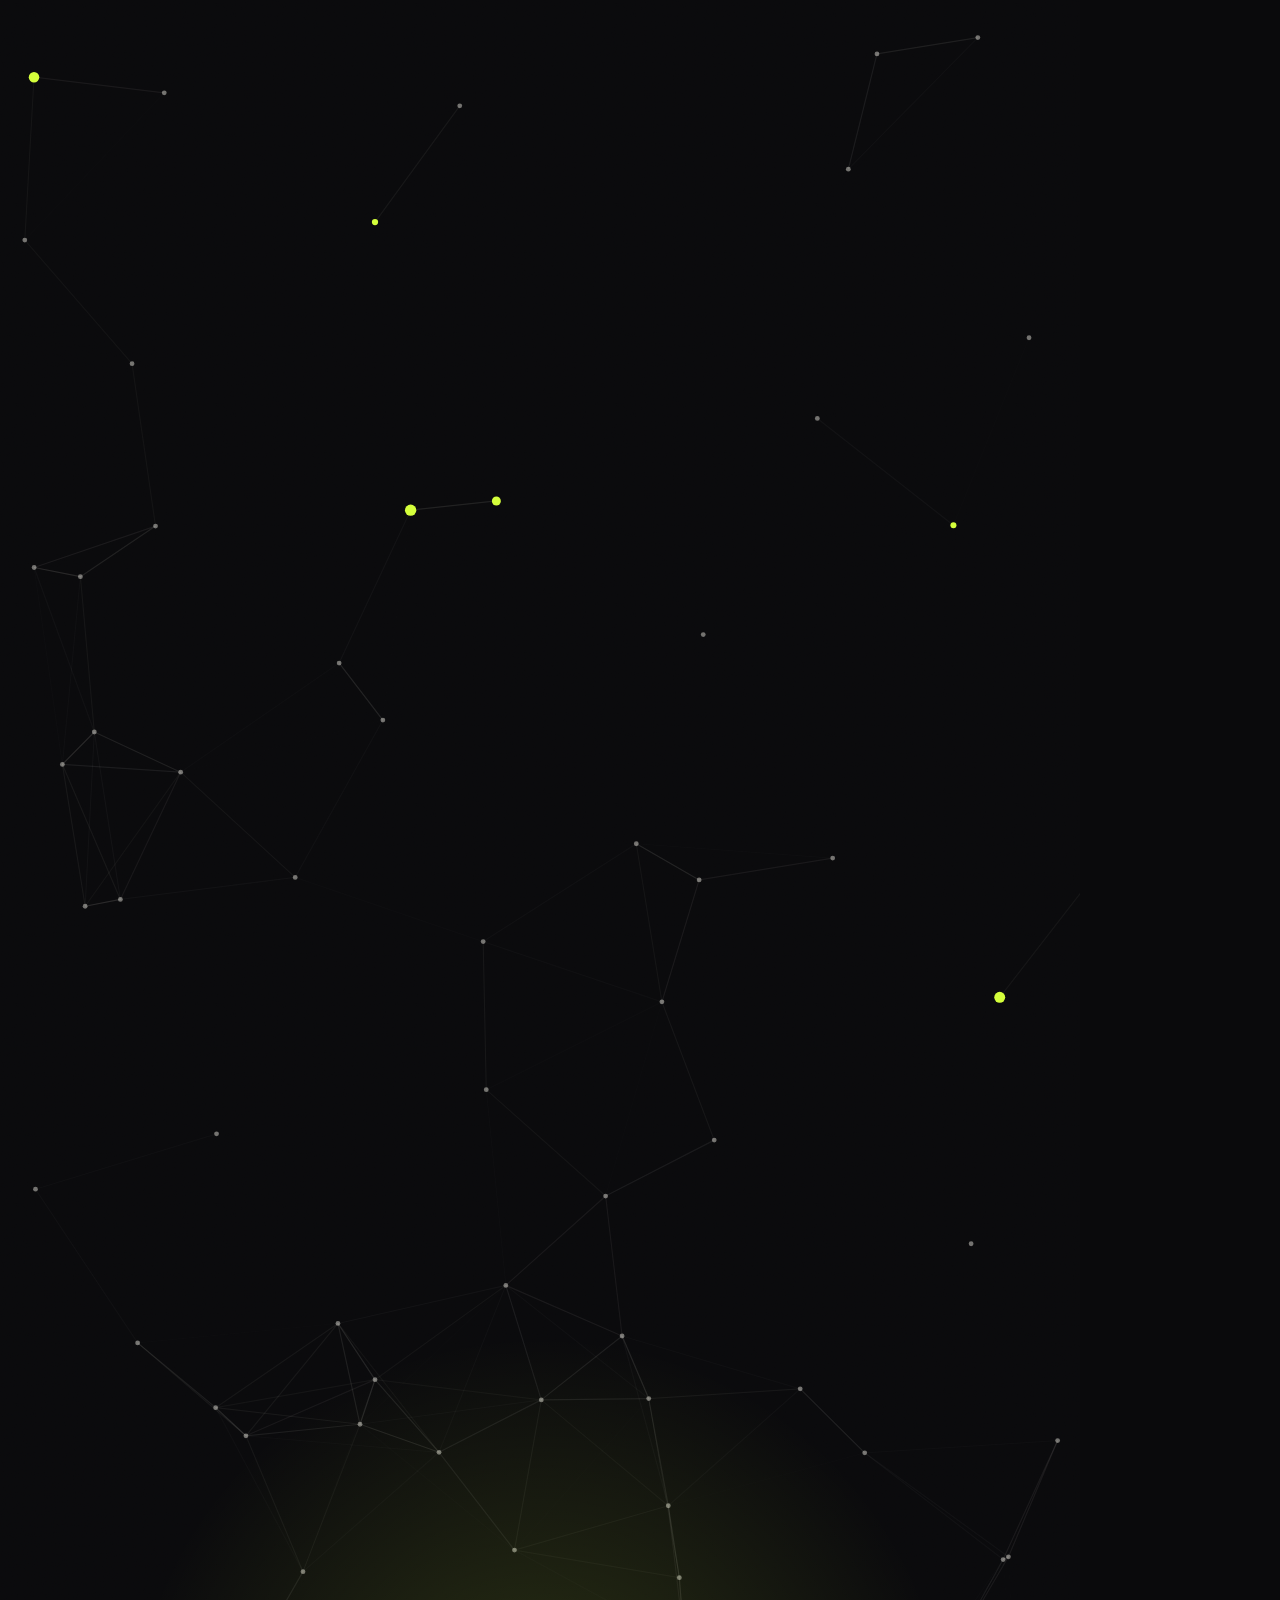
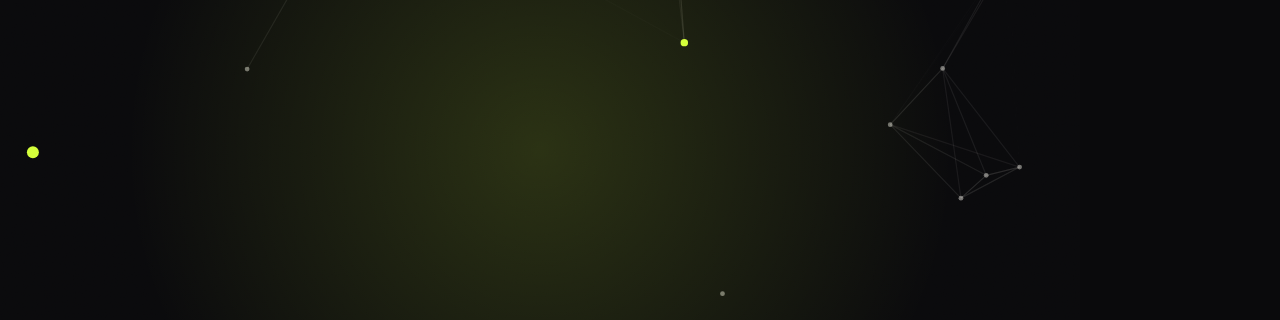
<file: promo/source/motion-32s.html>
<!doctype html>
<html lang="fr">
<head>
<meta charset="utf-8" />
<title>Portfolio — Motion</title>
<link href="https://fonts.googleapis.com/css2?family=Bricolage+Grotesque:opsz,wght@12..96,300..800&family=Instrument+Serif:ital@0;1&family=JetBrains+Mono:wght@400;500&display=block" rel="stylesheet" />
<style>
  :root { --bg:#0a0a0c; --ink:#f2efe7; --muted:#96948d; --lime:#d4ff3a; }
  * { box-sizing:border-box; margin:0; padding:0; }
  html,body { width:1080px; height:1920px; overflow:hidden; background:var(--bg); }
  body { font-family:'Bricolage Grotesque',sans-serif; color:var(--ink); -webkit-font-smoothing:antialiased; }
  #stage { position:relative; width:1080px; height:1920px; overflow:hidden; background:var(--bg); }
  .abs { position:absolute; }
  .em { font-family:'Instrument Serif',serif; font-style:italic; font-weight:400; color:var(--lime); }
  .mono { font-family:'JetBrains Mono',monospace; letter-spacing:.18em; text-transform:uppercase; }
  #bg { position:absolute; inset:0; }
  #glow { position:absolute; width:900px; height:900px; border-radius:50%; background:radial-gradient(circle, rgba(212,255,58,.16), transparent 65%); }
  #grain { position:absolute; inset:0; opacity:.06; pointer-events:none; mix-blend-mode:overlay;
    background-image:url("data:image/svg+xml,%3Csvg xmlns='http://www.w3.org/2000/svg' width='200' height='200'%3E%3Cfilter id='n'%3E%3CfeTurbulence type='fractalNoise' baseFrequency='.9' numOctaves='3' stitchTiles='stitch'/%3E%3C/filter%3E%3Crect width='100%25' height='100%25' filter='url(%23n)'/%3E%3C/svg%3E"); }

  /* Hook */
  #hook { left:80px; top:520px; }
  .line { overflow:hidden; padding-bottom:.06em; }
  .line > span { display:block; font-size:168px; font-weight:650; line-height:.95; letter-spacing:-.045em; will-change:transform; }
  .line .em { letter-spacing:-.02em; font-size:186px; }

  /* Captions */
  .cap { left:80px; top:170px; width:920px; }
  .cap .label { font-size:22px; color:var(--lime); display:flex; align-items:center; gap:18px; margin-bottom:26px; }
  .cap .label i { display:block; height:2px; width:60px; background:rgba(242,239,231,.3); }
  .cap .title { overflow:hidden; }
  .cap .title > div { font-size:104px; font-weight:620; line-height:1; letter-spacing:-.04em; }
  .cap .title .em { font-size:116px; }

  /* Chips */
  .chip { left:50%; top:1470px; transform:translateX(-50%); white-space:nowrap; display:flex; align-items:center; gap:16px;
    padding:20px 34px; border-radius:999px; border:2px solid rgba(242,239,231,.18); background:rgba(20,20,24,.7);
    font-size:32px; font-weight:500; }
  .chip b { width:14px; height:14px; border-radius:50%; background:var(--lime); box-shadow:0 0 20px var(--lime); }

  /* Browser */
  #persp { position:absolute; left:0; top:0; width:1080px; height:1920px; perspective:1800px; }
  #browser { left:60px; top:640px; width:960px; border-radius:22px; overflow:hidden; background:#141418;
    border:2px solid rgba(242,239,231,.12); box-shadow:0 60px 120px -30px rgba(0,0,0,.8), 0 0 0 1px rgba(0,0,0,.4); transform-origin:50% 40%; }
  #bar { height:56px; display:flex; align-items:center; gap:12px; padding:0 20px; background:#1b1b20; border-bottom:1px solid rgba(255,255,255,.06); }
  #bar .d { width:14px; height:14px; border-radius:50%; }
  #url { margin-left:24px; flex:1; height:34px; border-radius:10px; background:#0f0f12; display:flex; align-items:center; padding:0 16px;
    font-family:'JetBrains Mono',monospace; font-size:18px; color:var(--muted); }
  #url .lock { color:var(--lime); margin-right:10px; }
  #caret { display:inline-block; width:2px; height:20px; background:var(--lime); margin-left:2px; }
  #vp { position:relative; width:960px; height:600px; overflow:hidden; background:var(--bg); }
  #vp img, #vp .layer { position:absolute; left:0; top:0; width:960px; }
  #pageDark { will-change:transform; }
  #heroLight, #heroEn { height:600px; }
  #projects { width:960px; }
  #backdrop { position:absolute; inset:0; background:rgba(10,10,12,.65); }
  #caseWrap { position:absolute; top:0; left:449px; width:511px; height:600px; overflow:hidden; box-shadow:-30px 0 60px rgba(0,0,0,.5); }
  #caseWrap img { left:-449px !important; height:600px; width:960px; }
  #wipeBar { position:absolute; top:0; width:8px; height:600px; background:var(--lime); box-shadow:0 0 30px var(--lime); }

  /* Cursor */
  #cursor { position:absolute; left:0; top:0; width:34px; height:34px; z-index:5; filter:drop-shadow(0 4px 8px rgba(0,0,0,.5)); }
  #ripple { position:absolute; width:70px; height:70px; margin:-35px 0 0 -35px; border-radius:50%; border:3px solid var(--lime); z-index:4; }

  /* Phone */
  #phone { left:302px; top:520px; width:476px; height:988px; border-radius:68px; background:#050506; padding:18px;
    border:3px solid #2a2a30; box-shadow:0 60px 120px -20px rgba(0,0,0,.9), inset 0 0 0 2px #111; }
  #screen { position:relative; width:440px; height:952px; border-radius:52px; overflow:hidden; background:var(--bg); }
  #screen img { position:absolute; left:0; top:0; width:440px; }
  #notch { position:absolute; left:50%; top:14px; width:130px; height:36px; margin-left:-65px; border-radius:20px; background:#000; z-index:2; }

  /* Features */
  #feat { left:80px; top:200px; width:920px; }
  #feat .ft { font-size:104px; font-weight:620; letter-spacing:-.04em; line-height:1; margin-bottom:70px; overflow:hidden; }
  .row { display:flex; align-items:center; gap:30px; padding:30px 0; border-top:2px solid rgba(242,239,231,.1); font-size:46px; font-weight:520; letter-spacing:-.02em; }
  .row .n { font-family:'JetBrains Mono',monospace; font-size:22px; color:var(--lime); width:50px; }
  .row .k { margin-left:auto; width:52px; height:52px; border-radius:50%; background:var(--lime); color:#111; display:grid; place-items:center; font-size:28px; font-weight:700; }
  #paletteCard { left:110px; top:1040px; width:860px; height:538px; border-radius:24px; overflow:hidden; border:2px solid rgba(242,239,231,.15);
    box-shadow:0 50px 100px -20px rgba(0,0,0,.9); }
  #paletteCard img { width:860px; height:538px; object-fit:cover; }

  /* Outro */
  #lime { position:absolute; inset:0; background:var(--lime); }
  #outro { left:80px; top:330px; width:920px; color:#111; }
  #outro .big { overflow:hidden; }
  #outro .big > div { font-size:190px; font-weight:680; line-height:.92; letter-spacing:-.05em; }
  #outro .big .em { color:#111; font-size:208px; }
  #outro .sub { margin-top:60px; font-size:50px; font-weight:500; line-height:1.15; letter-spacing:-.02em; max-width:820px; }
  #sign { left:80px; bottom:150px; width:920px; color:#111; display:flex; align-items:flex-end; justify-content:space-between; }
  #sign .logo { width:120px; height:120px; border-radius:50%; background:#111; color:var(--lime); display:grid; place-items:center; font-weight:750; font-size:40px; }
  #sign .who { font-size:40px; font-weight:650; letter-spacing:-.02em; }
  #sign .meta { font-family:'JetBrains Mono',monospace; font-size:22px; margin-top:12px; opacity:.75; }
  #cta { left:80px; top:1040px; display:flex; align-items:center; gap:20px; padding:30px 48px; border-radius:999px; background:#111; color:var(--lime); font-size:40px; font-weight:600; }
</style>
</head>
<body>
<div id="stage">
  <canvas id="bg" width="1080" height="1920"></canvas>
  <div id="glow" class="abs"></div>

  <!-- Scène 1 : accroche -->
  <div id="hook" class="abs">
    <div class="line"><span>Ton CV</span></div>
    <div class="line"><span>mérite</span></div>
    <div class="line"><span class="em">mieux</span></div>
    <div class="line"><span>qu'un PDF.</span></div>
  </div>

  <!-- Légendes -->
  <div class="cap abs" id="c1"><div class="label mono"><span>01</span><i></i><span>Design</span></div><div class="title"><div>Un site qui<br><span class="em">bouge</span>.</div></div></div>
  <div class="cap abs" id="c2"><div class="label mono"><span>02</span><i></i><span>Expérience</span></div><div class="title"><div>Chaque section<br>prend <span class="em">vie</span>.</div></div></div>
  <div class="cap abs" id="c3"><div class="label mono"><span>03</span><i></i><span>Thème</span></div><div class="title"><div>Clair <span class="em">ou</span><br>sombre.</div></div></div>
  <div class="cap abs" id="c4"><div class="label mono"><span>04</span><i></i><span>Langues</span></div><div class="title"><div>Bilingue<br><span class="em">FR / EN</span>.</div></div></div>
  <div class="cap abs" id="c5"><div class="label mono"><span>05</span><i></i><span>Projets</span></div><div class="title"><div>Tes projets,<br>mis en <span class="em">valeur</span>.</div></div></div>
  <div class="cap abs" id="c6"><div class="label mono"><span>06</span><i></i><span>Responsive</span></div><div class="title"><div>Parfait sur<br><span class="em">mobile</span>.</div></div></div>

  <div class="chip abs" id="k1"><b></b>Réseau neuronal interactif</div>
  <div class="chip abs" id="k2"><b></b>Animations au défilement</div>
  <div class="chip abs" id="k3"><b></b>Transition circulaire</div>
  <div class="chip abs" id="k4"><b></b>Un clic pour changer de langue</div>
  <div class="chip abs" id="k5"><b></b>Études de cas détaillées</div>
  <div class="chip abs" id="k6"><b></b>Pensé pour le téléphone</div>

  <!-- Navigateur -->
  <div id="persp">
    <div id="browser" class="abs">
      <div id="bar">
        <span class="d" style="background:#ff5f57"></span><span class="d" style="background:#febc2e"></span><span class="d" style="background:#28c840"></span>
        <div id="url"><span class="lock">●</span><span id="urlText"></span><span id="caret"></span></div>
      </div>
      <div id="vp">
        <img id="pageDark" src="assets/page-dark.jpg" />
        <img id="heroLight" src="assets/hero-light.png" />
        <img id="heroEn" src="assets/hero-light-en.png" />
        <div id="wipeBar"></div>
        <img id="projects" src="assets/projects.png" />
        <div id="backdrop"></div>
        <div id="caseWrap"><img src="assets/case.png" /></div>
        <div id="ripple"></div>
        <svg id="cursor" viewBox="0 0 24 24"><path d="M4 2l16 9.5-7 1.6-3.6 6.4z" fill="#fff" stroke="#111" stroke-width="1.5" stroke-linejoin="round"/></svg>
      </div>
    </div>
  </div>

  <!-- Téléphone -->
  <div id="phone" class="abs"><div id="screen"><div id="notch"></div><img id="mob" src="assets/mobile.jpg" /></div></div>

  <!-- Fonctionnalités -->
  <div id="feat" class="abs">
    <div class="ft"><div id="ftIn">Et <span class="em">aussi</span>…</div></div>
    <div class="row"><span class="n">01</span>Palette de commandes ⌘K<span class="k">✓</span></div>
    <div class="row"><span class="n">02</span>Activité GitHub en direct<span class="k">✓</span></div>
    <div class="row"><span class="n">03</span>Formulaire de contact<span class="k">✓</span></div>
    <div class="row"><span class="n">04</span>Ton CV à télécharger<span class="k">✓</span></div>
  </div>
  <div id="paletteCard" class="abs"><img src="assets/palette.png" /></div>

  <!-- Outro -->
  <div id="lime"></div>
  <div id="outro" class="abs">
    <div class="big"><div>Tu veux</div></div>
    <div class="big"><div>le <span class="em">tien</span> ?</div></div>
    <div class="sub" id="sub">Je crée ton portfolio sur mesure — design, animations et mise en ligne.</div>
  </div>
  <div id="cta" class="abs">Écris-moi →</div>
  <div id="sign" class="abs">
    <div>
      <div class="who">El Hadji Birane Cisse Thiam</div>
      <div class="meta">Développeur web · Dakar</div>
      <div class="meta">biranethiam916@gmail.com</div>
    </div>
    <div class="logo">BT</div>
  </div>

  <div id="grain"></div>
</div>

<script>
const DURATION = 32;
const $ = (id) => document.getElementById(id);
const clamp = (x, a = 0, b = 1) => Math.min(b, Math.max(a, x));
const P = (t, s, d) => clamp((t - s) / d);
const lerp = (a, b, p) => a + (b - a) * p;
const out4 = (x) => 1 - Math.pow(1 - x, 4);
const out3 = (x) => 1 - Math.pow(1 - x, 3);
const inOut = (x) => (x < 0.5 ? 8 * x ** 4 : 1 - Math.pow(-2 * x + 2, 4) / 2);
const in3 = (x) => x ** 3;
const back = (x) => { const c1 = 1.5, c3 = c1 + 1; return 1 + c3 * Math.pow(x - 1, 3) + c1 * Math.pow(x - 1, 2); };
const css = (el, o) => Object.assign((typeof el === 'string' ? $(el) : el).style, o);
const show = (el, v) => css(el, { display: v ? '' : 'none' });

/* ── Fond : réseau de neurones déterministe ── */
const bg = $('bg'), ctx = bg.getContext('2d');
let seed = 7; const rnd = () => ((seed = (seed * 16807) % 2147483647) / 2147483647);
const nodes = Array.from({ length: 70 }, (_, i) => ({
  x: rnd() * 1080, y: rnd() * 1920, ax: 20 + rnd() * 60, ay: 20 + rnd() * 60, fx: .15 + rnd() * .35, fy: .15 + rnd() * .35, ph: rnd() * 6.28, hot: i % 8 === 0,
}));
function drawBg(t, alpha) {
  ctx.clearRect(0, 0, 1080, 1920);
  if (alpha <= 0) return;
  const pts = nodes.map((n) => ({ x: n.x + Math.sin(t * n.fx + n.ph) * n.ax, y: n.y + Math.cos(t * n.fy + n.ph) * n.ay, hot: n.hot }));
  ctx.lineWidth = 1.2;
  for (let i = 0; i < pts.length; i++) for (let j = i + 1; j < pts.length; j++) {
    const d = Math.hypot(pts[i].x - pts[j].x, pts[i].y - pts[j].y);
    if (d < 220) { ctx.strokeStyle = `rgba(242,239,231,${(1 - d / 220) * .16 * alpha})`; ctx.beginPath(); ctx.moveTo(pts[i].x, pts[i].y); ctx.lineTo(pts[j].x, pts[j].y); ctx.stroke(); }
  }
  for (const p of pts) {
    ctx.fillStyle = p.hot ? `rgba(212,255,58,${alpha})` : `rgba(242,239,231,${.45 * alpha})`;
    ctx.beginPath(); ctx.arc(p.x, p.y, p.hot ? 4.5 + Math.sin(t * 3 + p.x) * 1.5 : 2.4, 0, 6.28); ctx.fill();
  }
}

/* ── Légende : entrée masquée, sortie vers le haut ── */
function caption(id, s, e) {
  const el = $(id);
  const inP = out4(P(globalT, s, .7)), outP = in3(P(globalT, e - .45, .45));
  show(el, globalT >= s - .05 && globalT <= e + .05);
  const lbl = el.querySelector('.label'), ttl = el.querySelector('.title > div');
  css(lbl, { opacity: inP * (1 - outP), transform: `translateX(${(1 - inP) * -40}px)` });
  css(ttl, { transform: `translateY(${(1 - out4(P(globalT, s + .08, .8))) * 110 - outP * 110}%)` });
}
function chip(id, s, e) {
  const el = $(id);
  const inP = back(P(globalT, s + .2, .6)), outP = in3(P(globalT, e - .35, .35));
  show(el, globalT >= s && globalT <= e);
  css(el, { opacity: clamp(P(globalT, s + .2, .3)) * (1 - outP), transform: `translateX(-50%) translateY(${(1 - inP) * 60 + outP * -30}px) scale(${lerp(.9, 1, clamp(inP))})` });
}

/* ── Curseur : suite de points clés [t, x, y] ── */
function cursorAt(t, keys) {
  if (t <= keys[0][0]) return keys[0];
  for (let i = 0; i < keys.length - 1; i++) {
    const [t0, x0, y0] = keys[i], [t1, x1, y1] = keys[i + 1];
    if (t <= t1) { const p = inOut((t - t0) / (t1 - t0)); return [t, lerp(x0, x1, p), lerp(y0, y1, p)]; }
  }
  return keys[keys.length - 1];
}
const CUR = [
  [12.0, 620, 420], [12.7, 823, 30],            // vers le bouton thème
  [14.9, 823, 30], [15.5, 785, 30],             // vers FR / EN
  [17.9, 785, 30], [18.9, 610, 470], [19.5, 600, 446], // vers « Étude de cas »
];
const CLICKS = [12.85, 15.65, 19.65];

let globalT = 0;
function seek(t) {
  globalT = t;

  /* Fond */
  const bgA = 1 - P(t, 27.6, .5);
  drawBg(t, bgA);
  css('glow', { left: `${lerp(-200, 380, (Math.sin(t * .35) + 1) / 2)}px`, top: `${lerp(-200, 1300, (Math.cos(t * .27) + 1) / 2)}px`, opacity: bgA });

  /* Scène 1 : accroche */
  const hook = $('hook');
  show(hook, t < 3.6);
  [...hook.querySelectorAll('.line > span')].forEach((s, i) => {
    const pin = out4(P(t, .25 + i * .22, .8)), pout = in3(P(t, 2.75 + i * .06, .5));
    css(s, { transform: `translateY(${(1 - pin) * 110 - pout * 110}%)` });
  });

  /* Navigateur */
  const br = $('browser');
  const enter = out4(P(t, 3.0, 1.3));
  const exitM = in3(P(t, 21.0, .8));
  show(br, t >= 2.9 && t < 21.9);
  css(br, {
    opacity: clamp(P(t, 3.0, .4)),
    transform: `translateY(${(1 - enter) * 520}px) translateX(${exitM * -1250}px) rotateX(${(1 - enter) * 32}deg) rotateZ(${exitM * -10}deg) scale(${lerp(1.18, 1, enter)})`,
  });
  // URL tapée
  const url = 'ton-nom.com';
  const n = Math.round(clamp(P(t, 3.5, 1.0)) * url.length);
  $('urlText').textContent = url.slice(0, n);
  css('caret', { opacity: Math.floor(t * 2.2) % 2 ? .2 : 1 });

  // Défilement de la page (scène 2) puis retour en haut
  const sc = inOut(P(t, 7.6, 3.4)) * 4300 - inOut(P(t, 11.15, .75)) * 4300;
  css('pageDark', { transform: `translateY(${-sc}px)` });

  // Scène 3 : thème clair (révélation circulaire depuis le bouton)
  const r = inOut(P(t, 12.85, .9)) * 1150;
  show('heroLight', t >= 12.8);
  css('heroLight', { clipPath: `circle(${r}px at 823px 30px)` });

  // Scène 4 : FR → EN (balayage)
  const w = inOut(P(t, 15.65, .8));
  show('heroEn', t >= 15.6);
  css('heroEn', { clipPath: `inset(0 ${(1 - w) * 100}% 0 0)` });
  show('wipeBar', t >= 15.6 && t <= 16.5);
  css('wipeBar', { left: `${w * 960 - 4}px`, opacity: 1 - P(t, 16.3, .2) });

  // Scène 5 : projets + étude de cas
  const pj = out4(P(t, 17.6, .8));
  show('projects', t >= 17.5);
  css('projects', { transform: `translateY(${(1 - pj) * 620 - inOut(P(t, 18.4, .8)) * 24}px)` });
  const cs = out4(P(t, 19.75, .7));
  show('backdrop', t >= 19.7); css('backdrop', { opacity: cs });
  show('caseWrap', t >= 19.7); css('caseWrap', { transform: `translateX(${(1 - cs) * 540}px)` });
  css($('caseWrap').querySelector('img'), { transform: `translateY(${-inOut(P(t, 20.3, .7)) * 0}px)` });

  // Curseur + clics
  const [, cx, cy] = cursorAt(t, CUR);
  const pressed = CLICKS.some((c) => t >= c - .08 && t < c + .06);
  show('cursor', t >= 11.9 && t < 20.4);
  css('cursor', { transform: `translate(${cx - 6}px, ${cy - 3}px) scale(${pressed ? .82 : 1})`, opacity: clamp(P(t, 11.9, .25)) * (1 - P(t, 20.1, .3)) });
  const lc = CLICKS.find((c) => t >= c && t < c + .6);
  show('ripple', lc !== undefined);
  if (lc !== undefined) { const q = P(t, lc, .6); css('ripple', { left: `${cx}px`, top: `${cy}px`, opacity: 1 - q, transform: `scale(${.3 + out3(q) * 1.3})` }); }

  /* Téléphone (scène 6) */
  const ph = out4(P(t, 21.25, 1.0)), phOut = in3(P(t, 24.4, .6));
  show('phone', t >= 21.2 && t < 25.1);
  css('phone', { transform: `translateY(${(1 - ph) * 1300 + phOut * 1300}px) rotate(${(1 - ph) * 8 - phOut * 6}deg)` });
  css('mob', { transform: `translateY(${-inOut(P(t, 22.2, 2.3)) * 3200}px)` });

  /* Légendes et pastilles */
  caption('c1', 3.6, 7.5); chip('k1', 3.9, 7.5);
  caption('c2', 7.5, 11.9); chip('k2', 7.5, 11.9);
  caption('c3', 11.9, 15.0); chip('k3', 11.9, 15.0);
  caption('c4', 15.0, 17.6); chip('k4', 15.0, 17.6);
  caption('c5', 17.6, 21.1); chip('k5', 17.6, 21.1);
  caption('c6', 21.1, 24.6);
  css('c6', { top: '150px' });
  chip('k6', 21.4, 24.6); css('k6', { top: '1600px' });

  /* Scène 7 : fonctionnalités */
  const fOn = t >= 24.7 && t < 28.2;
  show('feat', fOn); show('paletteCard', fOn);
  const fOut = in3(P(t, 27.4, .5));
  css('ftIn', { transform: `translateY(${(1 - out4(P(t, 24.8, .7))) * 110 - fOut * 110}%)` });
  [...document.querySelectorAll('.row')].forEach((row, i) => {
    const p = out4(P(t, 25.2 + i * .22, .6));
    css(row, { opacity: p * (1 - fOut), transform: `translateX(${(1 - p) * 120}px)` });
    css(row.querySelector('.k'), { transform: `scale(${back(P(t, 25.5 + i * .22, .5))})` });
  });
  const pc = out4(P(t, 25.6, 1.0));
  css('paletteCard', { opacity: clamp(P(t, 25.6, .4)) * (1 - fOut), transform: `translateY(${(1 - pc) * 400 + fOut * 200}px) rotate(${lerp(-12, -4, pc)}deg)` });

  /* Scène 8 : outro citron */
  const lr = inOut(P(t, 27.6, .9));
  css('lime', { clipPath: `circle(${lr * 2300}px at 540px 1100px)` });
  const oOn = t >= 28.2;
  show('outro', oOn); show('sign', oOn); show('cta', oOn);
  [...document.querySelectorAll('#outro .big > div')].forEach((d, i) => css(d, { transform: `translateY(${(1 - out4(P(t, 28.3 + i * .25, .8))) * 110}%)` }));
  const sp = out4(P(t, 29.3, .8));
  css('sub', { opacity: sp, transform: `translateY(${(1 - sp) * 40}px)` });
  const cp = back(P(t, 29.8, .7));
  css('cta', { opacity: clamp(P(t, 29.8, .3)), transform: `scale(${lerp(.6, 1, clamp(cp, 0, 1.2))})` });
  const sg = out4(P(t, 30.2, .8));
  css('sign', { opacity: sg, transform: `translateY(${(1 - sg) * 50}px)` });
  css($('sign').querySelector('.logo'), { transform: `rotate(${(1 - sg) * -180 + Math.sin(t * 2) * 0}deg)` });
}

window.DURATION = DURATION;
window.seek = seek;
window.ready = Promise.all([
  document.fonts.ready,
  ...[...document.images].map((im) => im.decode().catch(() => {})),
]).then(() => { seek(0); return true; });

/* Lecture en temps réel quand on ouvre le fichier dans un navigateur (?play) */
if (location.search.includes('play')) {
  window.ready.then(() => { const t0 = performance.now(); const loop = (n) => { seek(((n - t0) / 1000) % DURATION); requestAnimationFrame(loop); }; requestAnimationFrame(loop); });
}
</script>
</body>
</html>
</file>
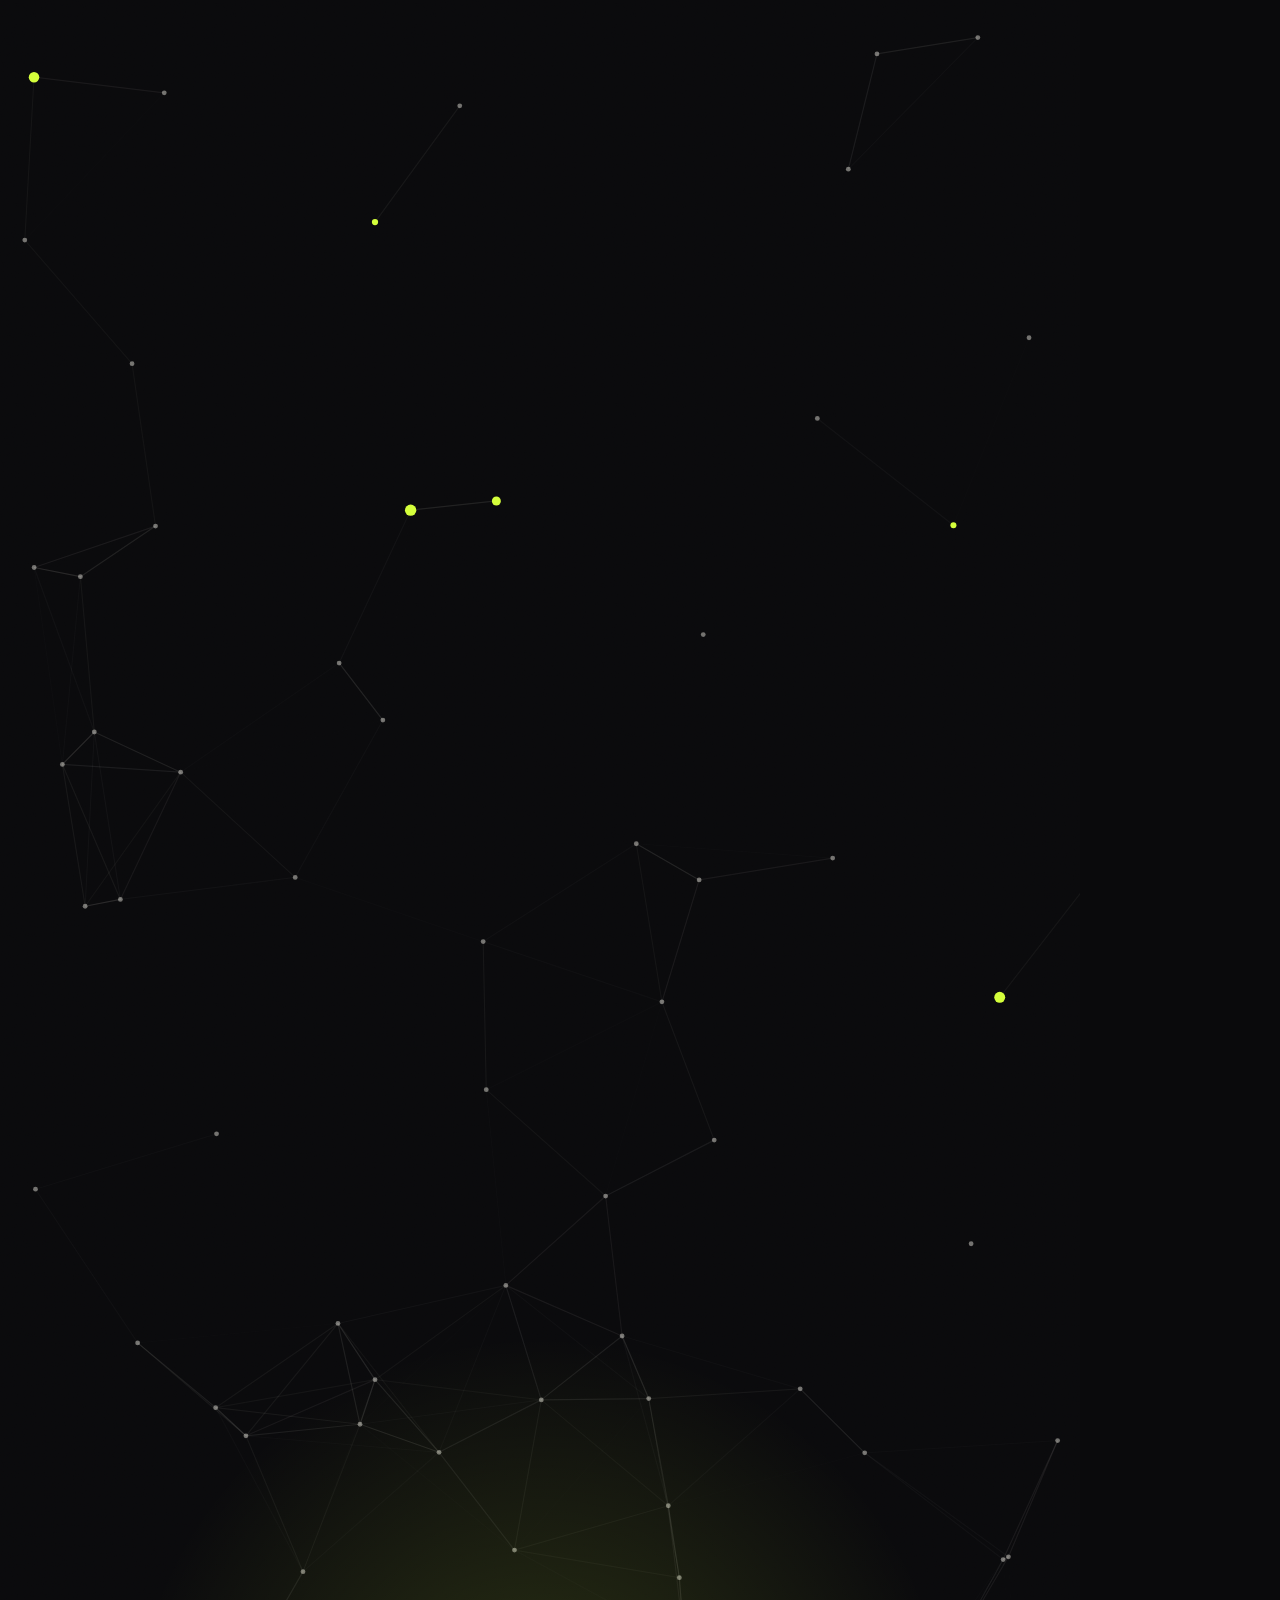
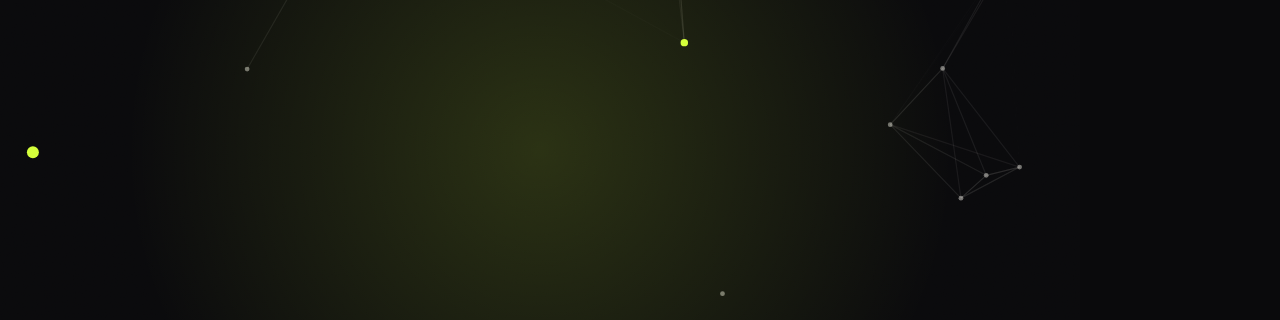
<file: promo/source/motion.html>
<!doctype html>
<html lang="fr">
<head>
<meta charset="utf-8" />
<title>Portfolio — Motion</title>
<link href="https://fonts.googleapis.com/css2?family=Bricolage+Grotesque:opsz,wght@12..96,300..800&family=Instrument+Serif:ital@0;1&family=JetBrains+Mono:wght@400;500&display=block" rel="stylesheet" />
<style>
  :root { --bg:#0a0a0c; --ink:#f2efe7; --muted:#96948d; --lime:#d4ff3a; }
  * { box-sizing:border-box; margin:0; padding:0; }
  html,body { width:1080px; height:1920px; overflow:hidden; background:var(--bg); }
  body { font-family:'Bricolage Grotesque',sans-serif; color:var(--ink); -webkit-font-smoothing:antialiased; }
  #stage { position:relative; width:1080px; height:1920px; overflow:hidden; background:var(--bg); }
  .abs { position:absolute; }
  .em { font-family:'Instrument Serif',serif; font-style:italic; font-weight:400; color:var(--lime); }
  .mono { font-family:'JetBrains Mono',monospace; letter-spacing:.18em; text-transform:uppercase; }
  #bg { position:absolute; inset:0; }
  #glow { position:absolute; width:900px; height:900px; border-radius:50%; background:radial-gradient(circle, rgba(212,255,58,.16), transparent 65%); }
  #grain { position:absolute; inset:0; opacity:.06; pointer-events:none; mix-blend-mode:overlay;
    background-image:url("data:image/svg+xml,%3Csvg xmlns='http://www.w3.org/2000/svg' width='200' height='200'%3E%3Cfilter id='n'%3E%3CfeTurbulence type='fractalNoise' baseFrequency='.9' numOctaves='3' stitchTiles='stitch'/%3E%3C/filter%3E%3Crect width='100%25' height='100%25' filter='url(%23n)'/%3E%3C/svg%3E"); }

  /* Hook */
  #hook { left:80px; top:520px; }
  .line { overflow:hidden; padding-bottom:.06em; }
  .line > span { display:block; font-size:168px; font-weight:650; line-height:.95; letter-spacing:-.045em; will-change:transform; }
  .line .em { letter-spacing:-.02em; font-size:186px; }

  /* Captions */
  .cap { left:80px; top:170px; width:920px; }
  .cap .label { font-size:22px; color:var(--lime); display:flex; align-items:center; gap:18px; margin-bottom:26px; }
  .cap .label i { display:block; height:2px; width:60px; background:rgba(242,239,231,.3); }
  .cap .title { overflow:hidden; }
  .cap .title > div { font-size:104px; font-weight:620; line-height:1; letter-spacing:-.04em; }
  .cap .title .em { font-size:116px; }

  /* Chips */
  .chip { left:50%; top:1470px; transform:translateX(-50%); white-space:nowrap; display:flex; align-items:center; gap:16px;
    padding:20px 34px; border-radius:999px; border:2px solid rgba(242,239,231,.18); background:rgba(20,20,24,.7);
    font-size:32px; font-weight:500; }
  .chip b { width:14px; height:14px; border-radius:50%; background:var(--lime); box-shadow:0 0 20px var(--lime); }

  /* Browser */
  #persp { position:absolute; left:0; top:0; width:1080px; height:1920px; perspective:1800px; }
  #browser { left:60px; top:640px; width:960px; border-radius:22px; overflow:hidden; background:#141418;
    border:2px solid rgba(242,239,231,.12); box-shadow:0 60px 120px -30px rgba(0,0,0,.8), 0 0 0 1px rgba(0,0,0,.4); transform-origin:50% 40%; }
  #bar { height:56px; display:flex; align-items:center; gap:12px; padding:0 20px; background:#1b1b20; border-bottom:1px solid rgba(255,255,255,.06); }
  #bar .d { width:14px; height:14px; border-radius:50%; }
  #url { margin-left:24px; flex:1; height:34px; border-radius:10px; background:#0f0f12; display:flex; align-items:center; padding:0 16px;
    font-family:'JetBrains Mono',monospace; font-size:18px; color:var(--muted); }
  #url .lock { color:var(--lime); margin-right:10px; }
  #caret { display:inline-block; width:2px; height:20px; background:var(--lime); margin-left:2px; }
  #vp { position:relative; width:960px; height:600px; overflow:hidden; background:var(--bg); }
  #vp img, #vp .layer { position:absolute; left:0; top:0; width:960px; }
  #pageDark { will-change:transform; }
  #heroLight, #heroEn { height:600px; }
  #projects { width:960px; }
  #backdrop { position:absolute; inset:0; background:rgba(10,10,12,.65); }
  #caseWrap { position:absolute; top:0; left:449px; width:511px; height:600px; overflow:hidden; box-shadow:-30px 0 60px rgba(0,0,0,.5); }
  #caseWrap img { left:-449px !important; height:600px; width:960px; }
  #wipeBar { position:absolute; top:0; width:8px; height:600px; background:var(--lime); box-shadow:0 0 30px var(--lime); }

  /* Cursor */
  #cursor { position:absolute; left:0; top:0; width:34px; height:34px; z-index:5; filter:drop-shadow(0 4px 8px rgba(0,0,0,.5)); }
  #ripple { position:absolute; width:70px; height:70px; margin:-35px 0 0 -35px; border-radius:50%; border:3px solid var(--lime); z-index:4; }

  /* Phone */
  #phone { left:302px; top:520px; width:476px; height:988px; border-radius:68px; background:#050506; padding:18px;
    border:3px solid #2a2a30; box-shadow:0 60px 120px -20px rgba(0,0,0,.9), inset 0 0 0 2px #111; }
  #screen { position:relative; width:440px; height:952px; border-radius:52px; overflow:hidden; background:var(--bg); }
  #screen img { position:absolute; left:0; top:0; width:440px; }
  #notch { position:absolute; left:50%; top:14px; width:130px; height:36px; margin-left:-65px; border-radius:20px; background:#000; z-index:2; }

  /* Features */
  #feat { left:80px; top:420px; width:920px; }
  #feat .ft { font-size:120px; font-weight:620; letter-spacing:-.04em; line-height:1; margin-bottom:70px; overflow:hidden; }
  .row { display:flex; align-items:center; gap:30px; padding:44px 0; border-top:2px solid rgba(242,239,231,.1); font-size:46px; font-weight:520; letter-spacing:-.02em; }
  .row .n { font-family:'JetBrains Mono',monospace; font-size:22px; color:var(--lime); width:50px; }
  .row .k { margin-left:auto; width:52px; height:52px; border-radius:50%; background:var(--lime); color:#111; display:grid; place-items:center; font-size:28px; font-weight:700; }
  #paletteCard { left:110px; top:1040px; width:860px; height:538px; border-radius:24px; overflow:hidden; border:2px solid rgba(242,239,231,.15);
    box-shadow:0 50px 100px -20px rgba(0,0,0,.9); }
  #paletteCard img { width:860px; height:538px; object-fit:cover; }

  /* Outro */
  #lime { position:absolute; inset:0; background:var(--lime); }
  #outro { left:80px; top:330px; width:920px; color:#111; }
  #outro .big { overflow:hidden; }
  #outro .big > div { font-size:190px; font-weight:680; line-height:.92; letter-spacing:-.05em; }
  #outro .big .em { color:#111; font-size:208px; }
  #outro .sub { margin-top:60px; font-size:50px; font-weight:500; line-height:1.15; letter-spacing:-.02em; max-width:820px; }
  #sign { left:80px; bottom:150px; width:920px; color:#111; display:flex; align-items:flex-end; justify-content:space-between; }
  #sign .logo { width:120px; height:120px; border-radius:50%; background:#111; color:var(--lime); display:grid; place-items:center; font-weight:750; font-size:40px; }
  #sign .who { font-size:40px; font-weight:650; letter-spacing:-.02em; }
  #sign .meta { font-family:'JetBrains Mono',monospace; font-size:22px; margin-top:12px; opacity:.75; }
  #cta { left:80px; top:1040px; display:flex; align-items:center; gap:20px; padding:30px 48px; border-radius:999px; background:#111; color:var(--lime); font-size:40px; font-weight:600; }
</style>
</head>
<body>
<div id="stage">
  <canvas id="bg" width="1080" height="1920"></canvas>
  <div id="glow" class="abs"></div>

  <!-- Scène 1 : accroche -->
  <div id="hook" class="abs">
    <div class="line"><span>Ton CV</span></div>
    <div class="line"><span>mérite</span></div>
    <div class="line"><span class="em">mieux</span></div>
    <div class="line"><span>qu'un PDF.</span></div>
  </div>

  <!-- Légendes -->
  <div class="cap abs" id="c1"><div class="label mono"><span>01</span><i></i><span>Design</span></div><div class="title"><div>Un site qui<br><span class="em">bouge</span>.</div></div></div>
  <div class="cap abs" id="c2"><div class="label mono"><span>02</span><i></i><span>Expérience</span></div><div class="title"><div>Chaque section<br>prend <span class="em">vie</span>.</div></div></div>
  <div class="cap abs" id="c3"><div class="label mono"><span>03</span><i></i><span>Compétences</span></div><div class="title"><div>Tes atouts en<br>un <span class="em">coup d’œil</span>.</div></div></div>
  <div class="cap abs" id="c4"><div class="label mono"><span>04</span><i></i><span>Thème</span></div><div class="title"><div>Clair <span class="em">ou</span><br>sombre.</div></div></div>
  <div class="cap abs" id="c5"><div class="label mono"><span>05</span><i></i><span>Langues</span></div><div class="title"><div>Bilingue<br><span class="em">FR / EN</span>.</div></div></div>
  <div class="cap abs" id="c6"><div class="label mono"><span>06</span><i></i><span>Projets</span></div><div class="title"><div>Tes projets,<br>mis en <span class="em">valeur</span>.</div></div></div>
  <div class="cap abs" id="c7"><div class="label mono"><span>07</span><i></i><span>GitHub</span></div><div class="title"><div>Ton activité,<br>en <span class="em">direct</span>.</div></div></div>
  <div class="cap abs" id="c8"><div class="label mono"><span>08</span><i></i><span>Responsive</span></div><div class="title"><div>Parfait sur<br><span class="em">mobile</span>.</div></div></div>

  <div class="chip abs" id="k1"><b></b>Réseau neuronal interactif</div>
  <div class="chip abs" id="k2"><b></b>Animations au défilement</div>
  <div class="chip abs" id="k3"><b></b>Barres de progression animées</div>
  <div class="chip abs" id="k4"><b></b>Transition circulaire</div>
  <div class="chip abs" id="k5"><b></b>Un clic pour changer de langue</div>
  <div class="chip abs" id="k6"><b></b>Études de cas détaillées</div>
  <div class="chip abs" id="k7"><b></b>Mis à jour automatiquement</div>
  <div class="chip abs" id="k8"><b></b>Pensé pour le téléphone</div>

  <!-- Navigateur -->
  <div id="persp">
    <div id="browser" class="abs">
      <div id="bar">
        <span class="d" style="background:#ff5f57"></span><span class="d" style="background:#febc2e"></span><span class="d" style="background:#28c840"></span>
        <div id="url"><span class="lock">●</span><span id="urlText"></span><span id="caret"></span></div>
      </div>
      <div id="vp">
        <img id="pageDark" src="assets/page-dark.jpg" />
        <img id="heroLight" src="assets/hero-light.png" />
        <img id="heroEn" src="assets/hero-light-en.png" />
        <div id="wipeBar"></div>
        <img id="projects" src="assets/projects.png" />
        <div id="backdrop"></div>
        <div id="caseWrap"><img src="assets/case.png" /></div>
        <img id="pageB" src="assets/page-dark.jpg" />
        <div id="ripple"></div>
        <svg id="cursor" viewBox="0 0 24 24"><path d="M4 2l16 9.5-7 1.6-3.6 6.4z" fill="#fff" stroke="#111" stroke-width="1.5" stroke-linejoin="round"/></svg>
      </div>
    </div>
  </div>

  <!-- Téléphone -->
  <div id="phone" class="abs"><div id="screen"><div id="notch"></div><img id="mob" src="assets/mobile.jpg" /></div></div>

  <!-- Comment ça marche -->
  <div id="feat" class="abs">
    <div class="ft"><div id="ftIn">Comment ça<br><span class="em">marche</span> ?</div></div>
    <div class="row"><span class="n">01</span>On échange sur ton profil<span class="k">→</span></div>
    <div class="row"><span class="n">02</span>Je conçois et je développe<span class="k">→</span></div>
    <div class="row"><span class="n">03</span>Ton site est en ligne<span class="k">✓</span></div>
  </div>

  <!-- Outro -->
  <div id="lime"></div>
  <div id="outro" class="abs">
    <div class="big"><div>Tu veux</div></div>
    <div class="big"><div>le <span class="em">tien</span> ?</div></div>
    <div class="sub" id="sub">Je crée ton portfolio sur mesure — design, animations et mise en ligne.</div>
  </div>
  <div id="cta" class="abs">Écris-moi →</div>
  <div id="sign" class="abs">
    <div>
      <div class="who">El Hadji Birane Cisse Thiam</div>
      <div class="meta">Développeur web · Dakar</div>
      <div class="meta">biranethiam916@gmail.com</div>
    </div>
    <div class="logo">BT</div>
  </div>

  <div id="grain"></div>
</div>

<script>
const DURATION = 50;
const $ = (id) => document.getElementById(id);
const clamp = (x, a = 0, b = 1) => Math.min(b, Math.max(a, x));
const P = (t, s, d) => clamp((t - s) / d);
const lerp = (a, b, p) => a + (b - a) * p;
const out4 = (x) => 1 - Math.pow(1 - x, 4);
const out3 = (x) => 1 - Math.pow(1 - x, 3);
const inOut = (x) => (x < 0.5 ? 8 * x ** 4 : 1 - Math.pow(-2 * x + 2, 4) / 2);
const in3 = (x) => x ** 3;
const back = (x) => { const c1 = 1.5, c3 = c1 + 1; return 1 + c3 * Math.pow(x - 1, 3) + c1 * Math.pow(x - 1, 2); };
const css = (el, o) => Object.assign((typeof el === 'string' ? $(el) : el).style, o);
const show = (el, v) => css(el, { display: v ? '' : 'none' });

/* Interpolation entre points clés [t, ...valeurs] */
function keys(t, k) {
  if (t <= k[0][0]) return k[0].slice(1);
  for (let i = 0; i < k.length - 1; i++) {
    const a = k[i], b = k[i + 1];
    if (t <= b[0]) { const p = inOut((t - a[0]) / (b[0] - a[0])); return a.slice(1).map((v, j) => lerp(v, b[j + 1], p)); }
  }
  return k[k.length - 1].slice(1);
}

/* ── Fond : réseau de neurones déterministe ── */
const bg = $('bg'), ctx = bg.getContext('2d');
let seed = 7; const rnd = () => ((seed = (seed * 16807) % 2147483647) / 2147483647);
const nodes = Array.from({ length: 70 }, (_, i) => ({
  x: rnd() * 1080, y: rnd() * 1920, ax: 20 + rnd() * 60, ay: 20 + rnd() * 60, fx: .15 + rnd() * .35, fy: .15 + rnd() * .35, ph: rnd() * 6.28, hot: i % 8 === 0,
}));
function drawBg(t, alpha) {
  ctx.clearRect(0, 0, 1080, 1920);
  if (alpha <= 0) return;
  const pts = nodes.map((n) => ({ x: n.x + Math.sin(t * n.fx + n.ph) * n.ax, y: n.y + Math.cos(t * n.fy + n.ph) * n.ay, hot: n.hot }));
  ctx.lineWidth = 1.2;
  for (let i = 0; i < pts.length; i++) for (let j = i + 1; j < pts.length; j++) {
    const d = Math.hypot(pts[i].x - pts[j].x, pts[i].y - pts[j].y);
    if (d < 220) { ctx.strokeStyle = `rgba(242,239,231,${(1 - d / 220) * .16 * alpha})`; ctx.beginPath(); ctx.moveTo(pts[i].x, pts[i].y); ctx.lineTo(pts[j].x, pts[j].y); ctx.stroke(); }
  }
  for (const p of pts) {
    ctx.fillStyle = p.hot ? `rgba(212,255,58,${alpha})` : `rgba(242,239,231,${.45 * alpha})`;
    ctx.beginPath(); ctx.arc(p.x, p.y, p.hot ? 4.5 + Math.sin(t * 3 + p.x) * 1.5 : 2.4, 0, 6.28); ctx.fill();
  }
}

let T = 0;
function caption(id, s, e) {
  const el = $(id);
  const inP = out4(P(T, s, .7)), outP = in3(P(T, e - .45, .45));
  show(el, T >= s - .05 && T <= e + .05);
  css(el.querySelector('.label'), { opacity: inP * (1 - outP), transform: `translateX(${(1 - inP) * -40}px)` });
  css(el.querySelector('.title > div'), { transform: `translateY(${(1 - out4(P(T, s + .08, .8))) * 110 - outP * 110}%)` });
}
function chip(id, s, e) {
  const el = $(id);
  const inP = back(P(T, s + .2, .6)), outP = in3(P(T, e - .35, .35));
  show(el, T >= s && T <= e);
  css(el, { opacity: clamp(P(T, s + .2, .3)) * (1 - outP), transform: `translateX(-50%) translateY(${(1 - inP) * 60 + outP * -30}px) scale(${lerp(.9, 1, clamp(inP))})` });
}

/* Points clés (secondes) */
const SCROLL = [[9.4, 0], [13.4, 3333], [13.7, 3333], [14.6, 1467], [18.4, 1467], [19.2, 0]];
const CUR = [[18.9, 620, 420], [19.7, 823, 30], [22.9, 823, 30], [23.5, 785, 30], [27.9, 785, 30], [28.9, 610, 470], [29.4, 600, 446]];
const CLICKS = [19.9, 23.7, 29.6];
const CAPS = [['c1', 4.6, 9.3], ['c2', 9.3, 13.9], ['c3', 13.9, 18.6], ['c4', 18.6, 22.9], ['c5', 22.9, 26.9], ['c6', 26.9, 32.4], ['c7', 32.4, 36.5], ['c8', 36.5, 40.6]];

function seek(t) {
  T = t;

  /* Fond */
  const bgA = 1 - P(t, 44.4, .5);
  drawBg(t, bgA);
  css('glow', { left: `${lerp(-200, 380, (Math.sin(t * .35) + 1) / 2)}px`, top: `${lerp(-200, 1300, (Math.cos(t * .27) + 1) / 2)}px`, opacity: bgA });

  /* 1. Accroche (0 → 4 s) */
  const hook = $('hook');
  show(hook, t < 4.3);
  [...hook.querySelectorAll('.line > span')].forEach((s, i) => {
    const pin = out4(P(t, .25 + i * .25, .8)), pout = in3(P(t, 3.4 + i * .06, .5));
    css(s, { transform: `translateY(${(1 - pin) * 110 - pout * 110}%)` });
  });

  /* Navigateur (4 → 37 s) */
  const enter = out4(P(t, 4.0, 1.3)), exitM = in3(P(t, 36.4, .8));
  show('browser', t >= 3.9 && t < 37.3);
  css('browser', {
    opacity: clamp(P(t, 4.0, .4)),
    transform: `translateY(${(1 - enter) * 520}px) translateX(${exitM * -1250}px) rotateX(${(1 - enter) * 32}deg) rotateZ(${exitM * -10}deg) scale(${lerp(1.18, 1, enter)})`,
  });
  const url = 'ton-nom.com';
  $('urlText').textContent = url.slice(0, Math.round(clamp(P(t, 4.5, 1.0)) * url.length));
  css('caret', { opacity: Math.floor(t * 2.2) % 2 ? .2 : 1 });

  /* 2-3. Défilement puis arrêt sur les compétences */
  css('pageDark', { transform: `translateY(${-keys(t, SCROLL)[0]}px)` });

  /* 4. Thème clair */
  show('heroLight', t >= 19.85);
  css('heroLight', { clipPath: `circle(${inOut(P(t, 19.9, .9)) * 1150}px at 823px 30px)` });

  /* 5. FR → EN */
  const w = inOut(P(t, 23.7, .8));
  show('heroEn', t >= 23.65);
  css('heroEn', { clipPath: `inset(0 ${(1 - w) * 100}% 0 0)` });
  show('wipeBar', t >= 23.65 && t <= 24.6);
  css('wipeBar', { left: `${w * 960 - 4}px`, opacity: 1 - P(t, 24.4, .2) });

  /* 6. Projets + étude de cas */
  const pj = out4(P(t, 27.0, .8));
  show('projects', t >= 26.9);
  css('projects', { transform: `translateY(${(1 - pj) * 620 - inOut(P(t, 27.8, .8)) * 24}px)` });
  const cs = out4(P(t, 29.65, .7));
  show('backdrop', t >= 29.6); css('backdrop', { opacity: cs });
  show('caseWrap', t >= 29.6); css('caseWrap', { transform: `translateX(${(1 - cs) * 540}px)` });

  /* 7. GitHub en direct */
  const gh = out4(P(t, 32.4, .9));
  show('pageB', t >= 32.3);
  css('pageB', { transform: `translateY(${-4299 + (1 - gh) * 640 - inOut(P(t, 33.4, 2.8)) * 160}px)` });

  /* Curseur + clics */
  const [cx, cy] = keys(t, CUR);
  const pressed = CLICKS.some((c) => t >= c - .08 && t < c + .06);
  show('cursor', t >= 18.8 && t < 30.4);
  css('cursor', { transform: `translate(${cx - 6}px, ${cy - 3}px) scale(${pressed ? .82 : 1})`, opacity: clamp(P(t, 18.8, .25)) * (1 - P(t, 30.1, .3)) });
  const lc = CLICKS.find((c) => t >= c && t < c + .6);
  show('ripple', lc !== undefined);
  if (lc !== undefined) { const q = P(t, lc, .6); css('ripple', { left: `${cx}px`, top: `${cy}px`, opacity: 1 - q, transform: `scale(${.3 + out3(q) * 1.3})` }); }

  /* 8. Téléphone */
  const ph = out4(P(t, 36.65, 1.0)), phOut = in3(P(t, 40.1, .6));
  show('phone', t >= 36.6 && t < 40.8);
  css('phone', { transform: `translateY(${(1 - ph) * 1300 + phOut * 1300}px) rotate(${(1 - ph) * 8 - phOut * 6}deg)` });
  css('mob', { transform: `translateY(${-inOut(P(t, 37.6, 2.4)) * 3200}px)` });

  /* Légendes et pastilles */
  CAPS.forEach(([id, s, e], i) => { caption(id, s, e); chip('k' + (i + 1), s, e); });
  css('c8', { top: '150px' }); css('k8', { top: '1600px' });

  /* 9. Comment ça marche (40.6 → 44.6 s) */
  const fOn = t >= 40.6 && t < 45;
  show('feat', fOn);
  const fOut = in3(P(t, 44.0, .5));
  css('ftIn', { transform: `translateY(${(1 - out4(P(t, 40.7, .7))) * 110 - fOut * 110}%)` });
  [...document.querySelectorAll('.row')].forEach((row, i) => {
    const p = out4(P(t, 41.1 + i * .9, .6));
    css(row, { opacity: p * (1 - fOut), transform: `translateX(${(1 - p) * 120}px)` });
    css(row.querySelector('.k'), { transform: `scale(${back(P(t, 41.4 + i * .9, .5))})` });
  });

  /* 10. Outro citron (44.4 → 50 s) */
  css('lime', { clipPath: `circle(${inOut(P(t, 44.4, .9)) * 2300}px at 540px 1100px)` });
  const oOn = t >= 45.0;
  show('outro', oOn); show('sign', oOn); show('cta', oOn);
  [...document.querySelectorAll('#outro .big > div')].forEach((d, i) => css(d, { transform: `translateY(${(1 - out4(P(t, 45.1 + i * .3, .8))) * 110}%)` }));
  const sp = out4(P(t, 46.4, .8));
  css('sub', { opacity: sp, transform: `translateY(${(1 - sp) * 40}px)` });
  const cp = back(P(t, 47.0, .7));
  css('cta', { opacity: clamp(P(t, 47.0, .3)), transform: `scale(${lerp(.6, 1, clamp(cp, 0, 1.2))})` });
  const sg = out4(P(t, 47.5, .8));
  css('sign', { opacity: sg, transform: `translateY(${(1 - sg) * 50}px)` });
  css($('sign').querySelector('.logo'), { transform: `rotate(${(1 - sg) * -180}deg)` });
}

window.DURATION = DURATION;
window.seek = seek;
window.ready = Promise.all([document.fonts.ready, ...[...document.images].map((im) => im.decode().catch(() => {}))]).then(() => { seek(0); return true; });

/* Lecture en temps réel : ouvrir motion.html?play */
if (location.search.includes('play')) {
  window.ready.then(() => { const t0 = performance.now(); const loop = (n) => { seek(((n - t0) / 1000) % DURATION); requestAnimationFrame(loop); }; requestAnimationFrame(loop); });
}
</script>
</body>
</html>
</file>
